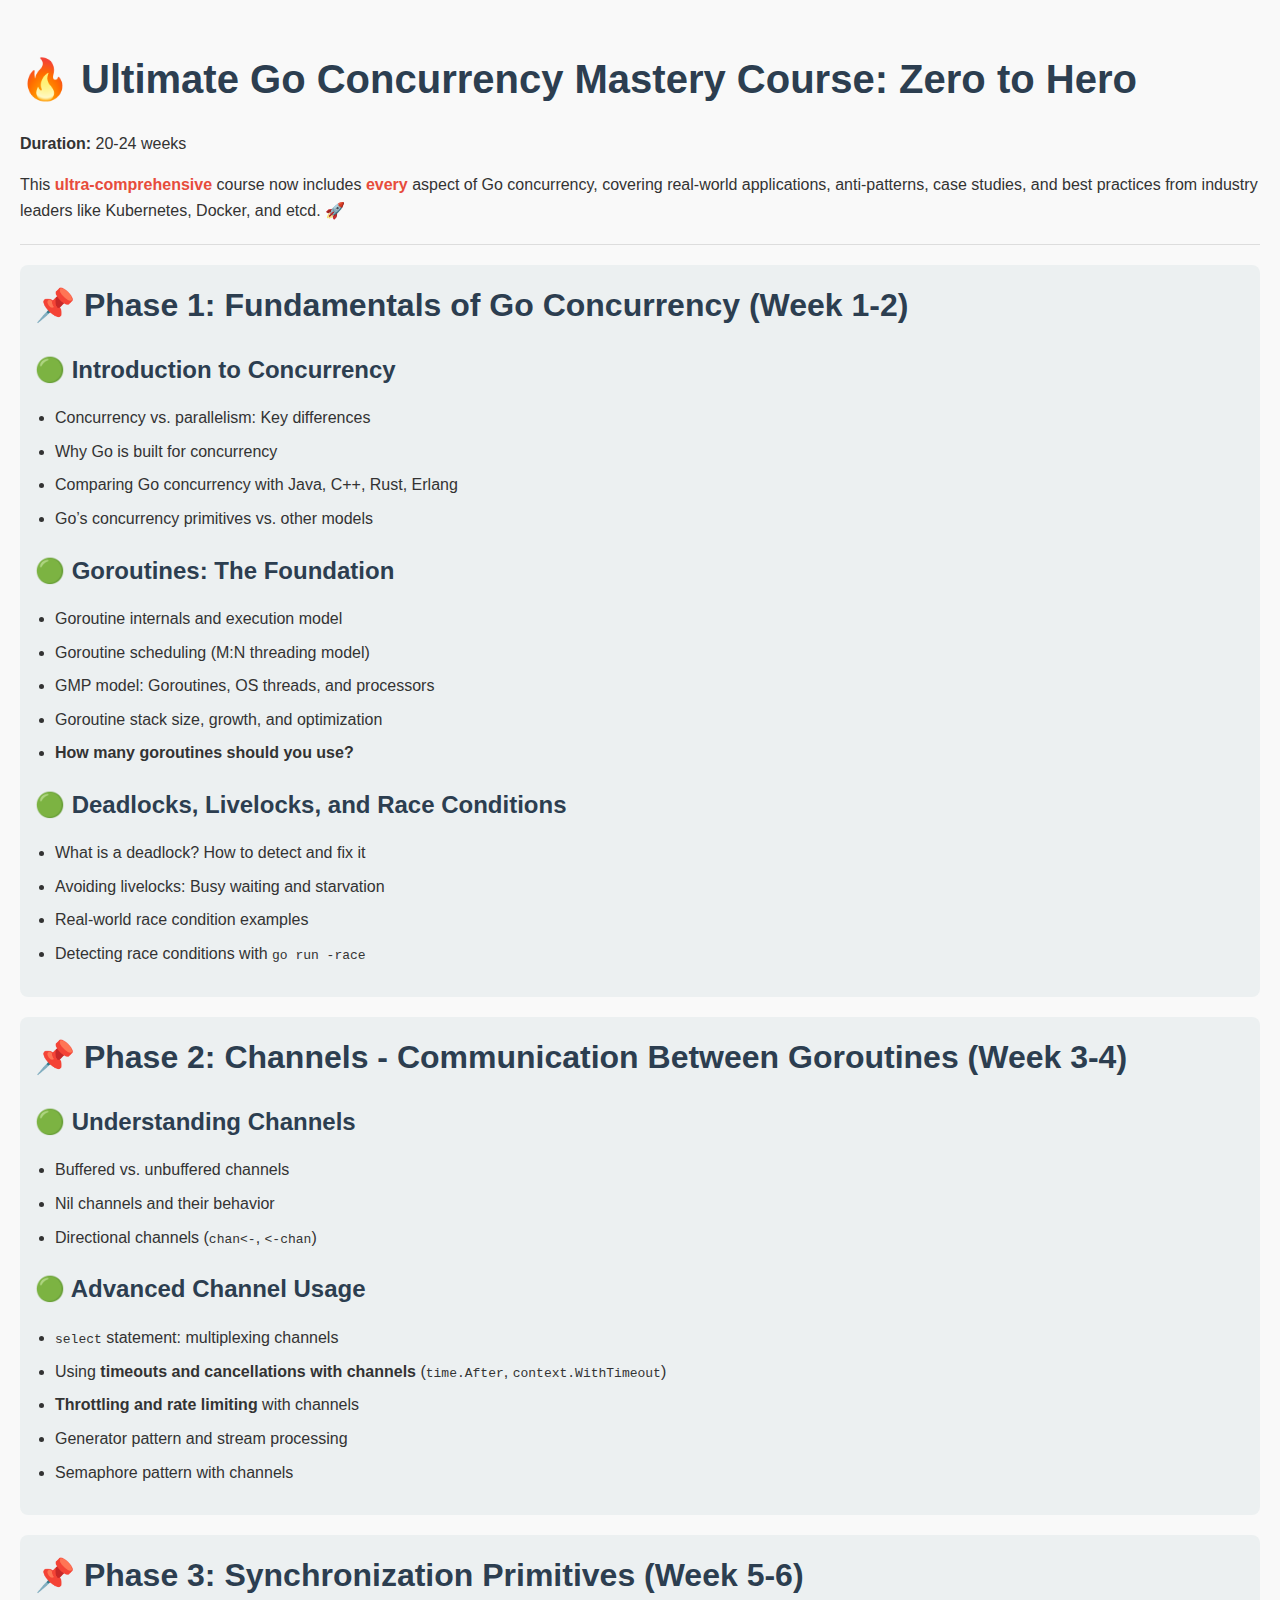
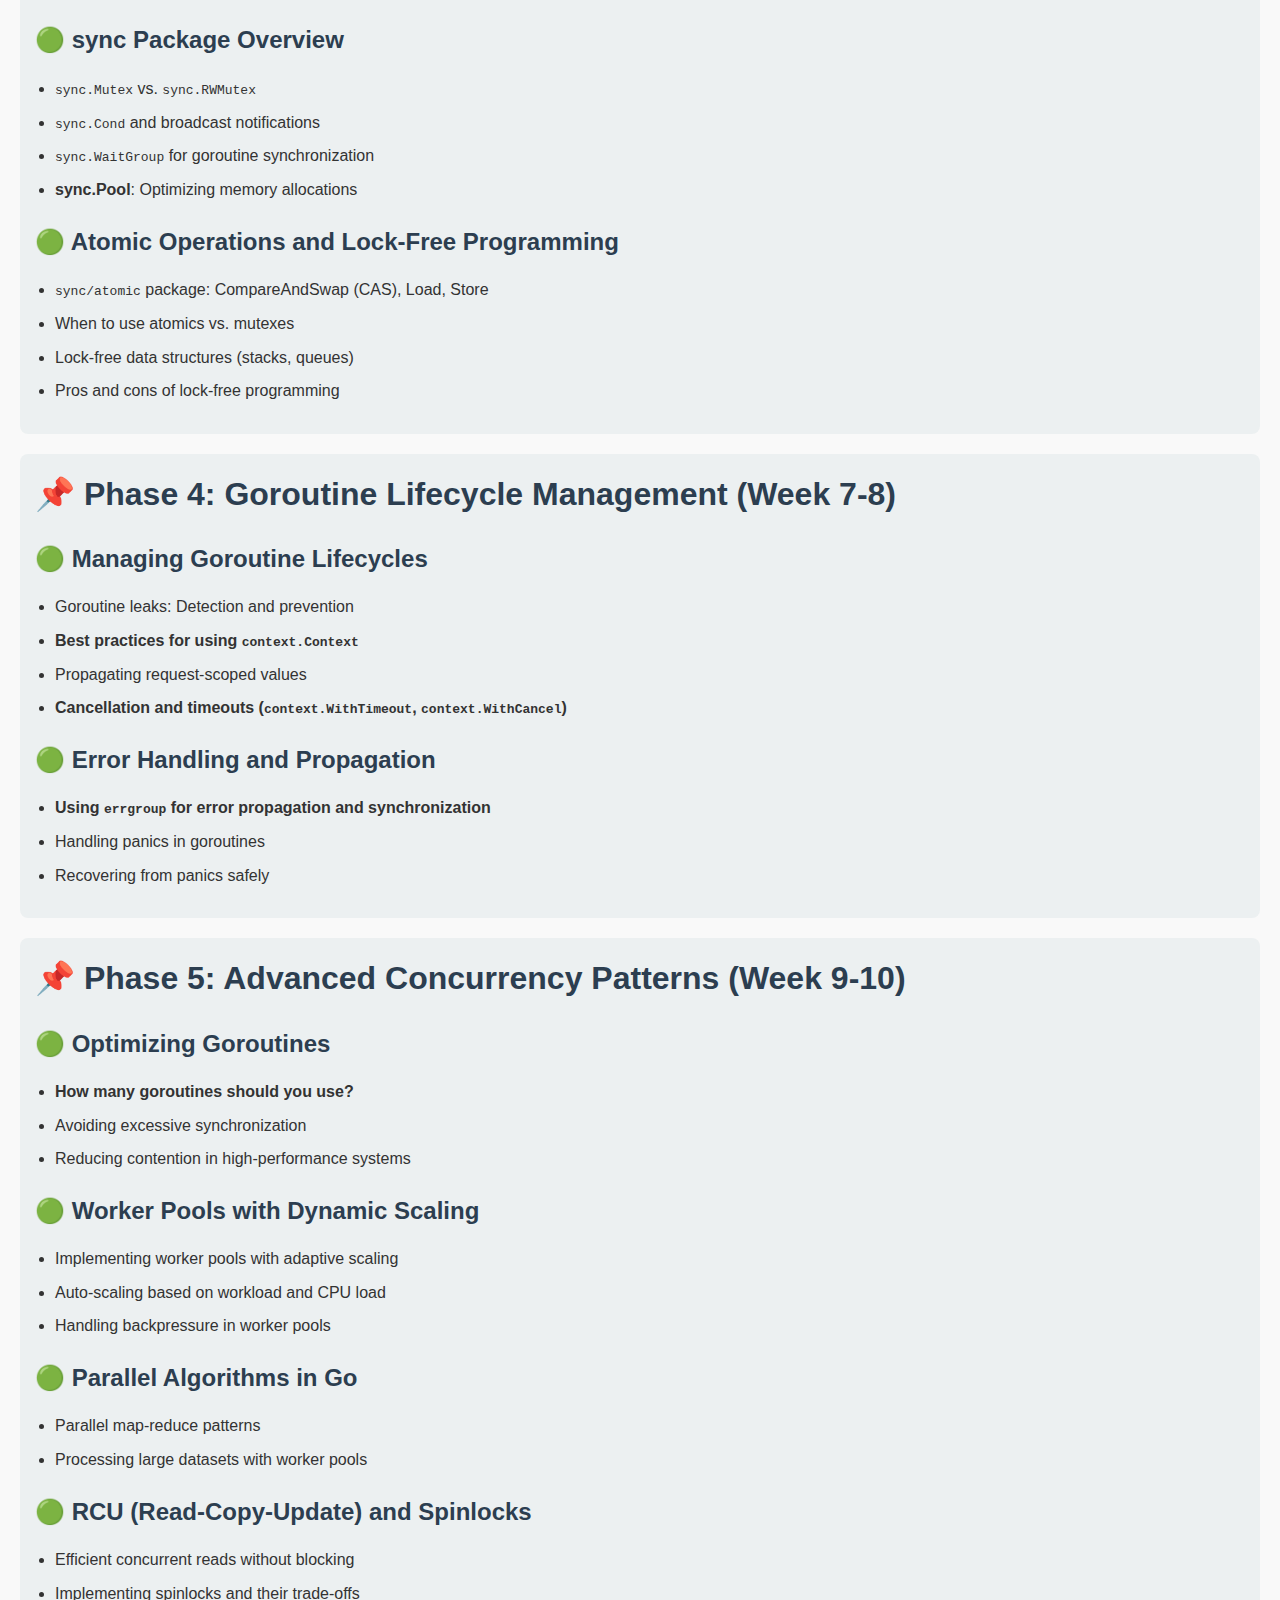
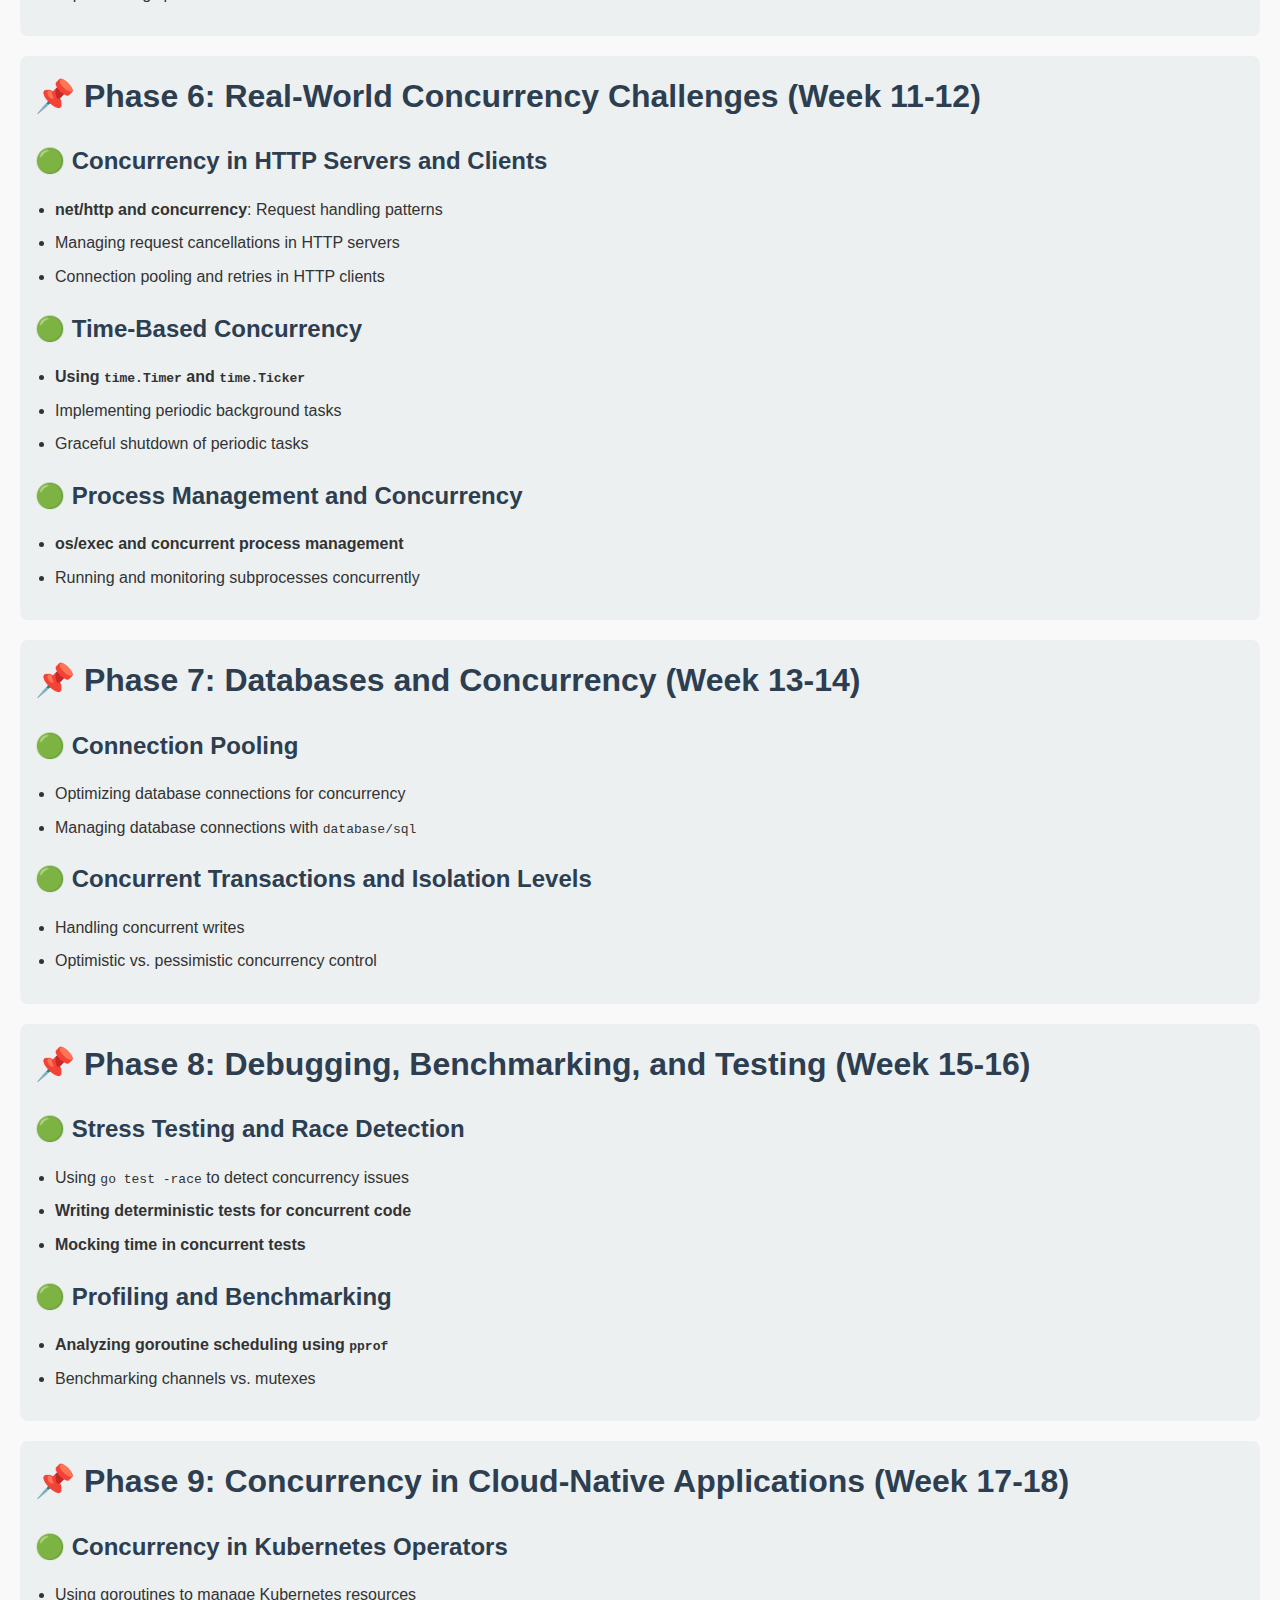
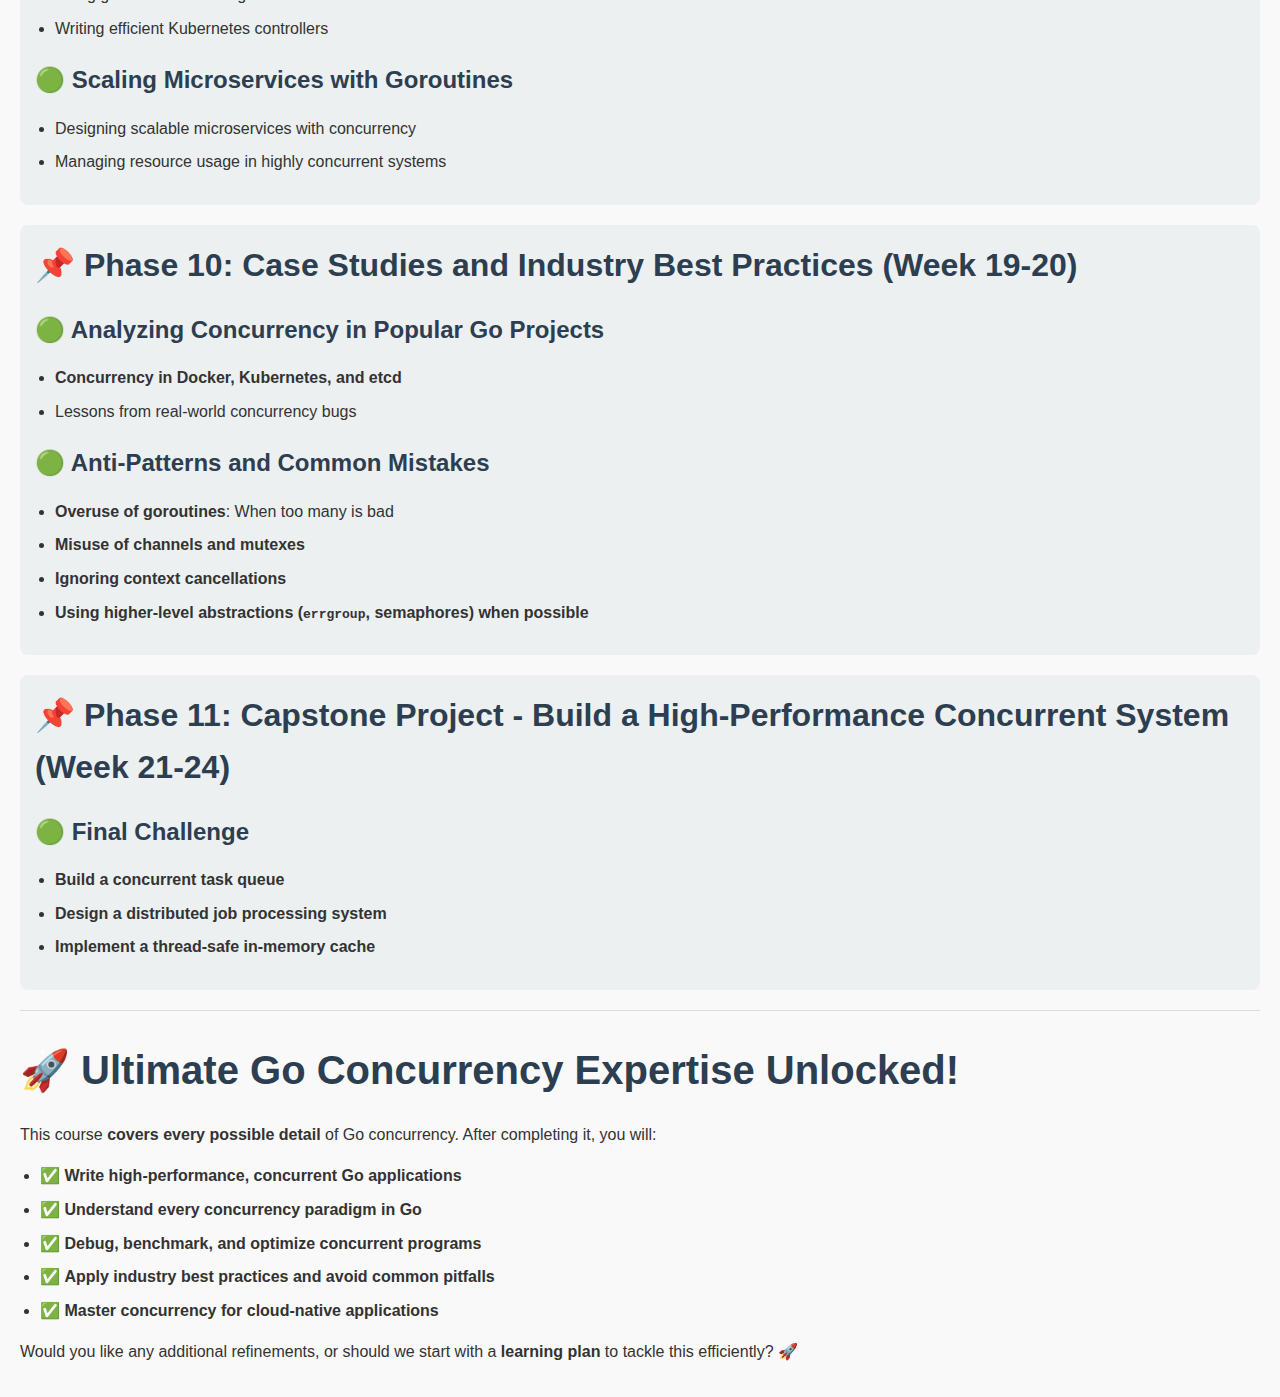
<file: go.html>
<!DOCTYPE html>
<html lang="en">
<head>
    <meta charset="UTF-8">
    <meta name="viewport" content="width=device-width, initial-scale=1.0">
    <title>Ultimate Go Concurrency Mastery Course</title>
    <style>
        body {
            font-family: Arial, sans-serif;
            line-height: 1.6;
            color: #333;
            background-color: #f9f9f9;
            margin: 0;
            padding: 20px;
        }
        h1, h2, h3 {
            color: #2c3e50;
        }
        h1 {
            font-size: 2.5rem;
            margin-bottom: 20px;
        }
        h2 {
            font-size: 2rem;
            margin-top: 30px;
            margin-bottom: 15px;
        }
        h3 {
            font-size: 1.5rem;
            margin-top: 20px;
            margin-bottom: 10px;
        }
        p, ul {
            margin-bottom: 15px;
        }
        ul {
            padding-left: 20px;
        }
        li {
            margin-bottom: 8px;
        }
        hr {
            border: 0;
            height: 1px;
            background: #ddd;
            margin: 20px 0;
        }
        .highlight {
            color: #e74c3c;
            font-weight: bold;
        }
        .phase {
            background-color: #ecf0f1;
            padding: 15px;
            border-radius: 8px;
            margin-bottom: 20px;
        }
        .phase h2 {
            margin-top: 0;
        }
    </style>
</head>
<body>

    <h1>🔥 Ultimate Go Concurrency Mastery Course: Zero to Hero</h1>
    <p><strong>Duration:</strong> 20-24 weeks</p>
    <p>This <span class="highlight">ultra-comprehensive</span> course now includes <span class="highlight">every</span> aspect of Go concurrency, covering real-world applications, anti-patterns, case studies, and best practices from industry leaders like Kubernetes, Docker, and etcd. 🚀</p>

    <hr>

    <div class="phase">
        <h2>📌 Phase 1: Fundamentals of Go Concurrency (Week 1-2)</h2>
        <h3>🟢 Introduction to Concurrency</h3>
        <ul>
            <li>Concurrency vs. parallelism: Key differences</li>
            <li>Why Go is built for concurrency</li>
            <li>Comparing Go concurrency with Java, C++, Rust, Erlang</li>
            <li>Go’s concurrency primitives vs. other models</li>
        </ul>
        <h3>🟢 Goroutines: The Foundation</h3>
        <ul>
            <li>Goroutine internals and execution model</li>
            <li>Goroutine scheduling (M:N threading model)</li>
            <li>GMP model: Goroutines, OS threads, and processors</li>
            <li>Goroutine stack size, growth, and optimization</li>
            <li><strong>How many goroutines should you use?</strong></li>
        </ul>
        <h3>🟢 Deadlocks, Livelocks, and Race Conditions</h3>
        <ul>
            <li>What is a deadlock? How to detect and fix it</li>
            <li>Avoiding livelocks: Busy waiting and starvation</li>
            <li>Real-world race condition examples</li>
            <li>Detecting race conditions with <code>go run -race</code></li>
        </ul>
    </div>

    <div class="phase">
        <h2>📌 Phase 2: Channels - Communication Between Goroutines (Week 3-4)</h2>
        <h3>🟢 Understanding Channels</h3>
        <ul>
            <li>Buffered vs. unbuffered channels</li>
            <li>Nil channels and their behavior</li>
            <li>Directional channels (<code>chan&lt;-</code>, <code>&lt;-chan</code>)</li>
        </ul>
        <h3>🟢 Advanced Channel Usage</h3>
        <ul>
            <li><code>select</code> statement: multiplexing channels</li>
            <li>Using <strong>timeouts and cancellations with channels</strong> (<code>time.After</code>, <code>context.WithTimeout</code>)</li>
            <li><strong>Throttling and rate limiting</strong> with channels</li>
            <li>Generator pattern and stream processing</li>
            <li>Semaphore pattern with channels</li>
        </ul>
    </div>

    <div class="phase">
        <h2>📌 Phase 3: Synchronization Primitives (Week 5-6)</h2>
        <h3>🟢 sync Package Overview</h3>
        <ul>
            <li><code>sync.Mutex</code> vs. <code>sync.RWMutex</code></li>
            <li><code>sync.Cond</code> and broadcast notifications</li>
            <li><code>sync.WaitGroup</code> for goroutine synchronization</li>
            <li><strong>sync.Pool</strong>: Optimizing memory allocations</li>
        </ul>
        <h3>🟢 Atomic Operations and Lock-Free Programming</h3>
        <ul>
            <li><code>sync/atomic</code> package: CompareAndSwap (CAS), Load, Store</li>
            <li>When to use atomics vs. mutexes</li>
            <li>Lock-free data structures (stacks, queues)</li>
            <li>Pros and cons of lock-free programming</li>
        </ul>
    </div>

    <div class="phase">
        <h2>📌 Phase 4: Goroutine Lifecycle Management (Week 7-8)</h2>
        <h3>🟢 Managing Goroutine Lifecycles</h3>
        <ul>
            <li>Goroutine leaks: Detection and prevention</li>
            <li><strong>Best practices for using <code>context.Context</code></strong></li>
            <li>Propagating request-scoped values</li>
            <li><strong>Cancellation and timeouts (<code>context.WithTimeout</code>, <code>context.WithCancel</code>)</strong></li>
        </ul>
        <h3>🟢 Error Handling and Propagation</h3>
        <ul>
            <li><strong>Using <code>errgroup</code> for error propagation and synchronization</strong></li>
            <li>Handling panics in goroutines</li>
            <li>Recovering from panics safely</li>
        </ul>
    </div>

    <div class="phase">
        <h2>📌 Phase 5: Advanced Concurrency Patterns (Week 9-10)</h2>
        <h3>🟢 Optimizing Goroutines</h3>
        <ul>
            <li><strong>How many goroutines should you use?</strong></li>
            <li>Avoiding excessive synchronization</li>
            <li>Reducing contention in high-performance systems</li>
        </ul>
        <h3>🟢 Worker Pools with Dynamic Scaling</h3>
        <ul>
            <li>Implementing worker pools with adaptive scaling</li>
            <li>Auto-scaling based on workload and CPU load</li>
            <li>Handling backpressure in worker pools</li>
        </ul>
        <h3>🟢 Parallel Algorithms in Go</h3>
        <ul>
            <li>Parallel map-reduce patterns</li>
            <li>Processing large datasets with worker pools</li>
        </ul>
        <h3>🟢 RCU (Read-Copy-Update) and Spinlocks</h3>
        <ul>
            <li>Efficient concurrent reads without blocking</li>
            <li>Implementing spinlocks and their trade-offs</li>
        </ul>
    </div>

    <div class="phase">
        <h2>📌 Phase 6: Real-World Concurrency Challenges (Week 11-12)</h2>
        <h3>🟢 Concurrency in HTTP Servers and Clients</h3>
        <ul>
            <li><strong>net/http and concurrency</strong>: Request handling patterns</li>
            <li>Managing request cancellations in HTTP servers</li>
            <li>Connection pooling and retries in HTTP clients</li>
        </ul>
        <h3>🟢 Time-Based Concurrency</h3>
        <ul>
            <li><strong>Using <code>time.Timer</code> and <code>time.Ticker</code></strong></li>
            <li>Implementing periodic background tasks</li>
            <li>Graceful shutdown of periodic tasks</li>
        </ul>
        <h3>🟢 Process Management and Concurrency</h3>
        <ul>
            <li><strong>os/exec and concurrent process management</strong></li>
            <li>Running and monitoring subprocesses concurrently</li>
        </ul>
    </div>

    <div class="phase">
        <h2>📌 Phase 7: Databases and Concurrency (Week 13-14)</h2>
        <h3>🟢 Connection Pooling</h3>
        <ul>
            <li>Optimizing database connections for concurrency</li>
            <li>Managing database connections with <code>database/sql</code></li>
        </ul>
        <h3>🟢 Concurrent Transactions and Isolation Levels</h3>
        <ul>
            <li>Handling concurrent writes</li>
            <li>Optimistic vs. pessimistic concurrency control</li>
        </ul>
    </div>

    <div class="phase">
        <h2>📌 Phase 8: Debugging, Benchmarking, and Testing (Week 15-16)</h2>
        <h3>🟢 Stress Testing and Race Detection</h3>
        <ul>
            <li>Using <code>go test -race</code> to detect concurrency issues</li>
            <li><strong>Writing deterministic tests for concurrent code</strong></li>
            <li><strong>Mocking time in concurrent tests</strong></li>
        </ul>
        <h3>🟢 Profiling and Benchmarking</h3>
        <ul>
            <li><strong>Analyzing goroutine scheduling using <code>pprof</code></strong></li>
            <li>Benchmarking channels vs. mutexes</li>
        </ul>
    </div>

    <div class="phase">
        <h2>📌 Phase 9: Concurrency in Cloud-Native Applications (Week 17-18)</h2>
        <h3>🟢 Concurrency in Kubernetes Operators</h3>
        <ul>
            <li>Using goroutines to manage Kubernetes resources</li>
            <li>Writing efficient Kubernetes controllers</li>
        </ul>
        <h3>🟢 Scaling Microservices with Goroutines</h3>
        <ul>
            <li>Designing scalable microservices with concurrency</li>
            <li>Managing resource usage in highly concurrent systems</li>
        </ul>
    </div>

    <div class="phase">
        <h2>📌 Phase 10: Case Studies and Industry Best Practices (Week 19-20)</h2>
        <h3>🟢 Analyzing Concurrency in Popular Go Projects</h3>
        <ul>
            <li><strong>Concurrency in Docker, Kubernetes, and etcd</strong></li>
            <li>Lessons from real-world concurrency bugs</li>
        </ul>
        <h3>🟢 Anti-Patterns and Common Mistakes</h3>
        <ul>
            <li><strong>Overuse of goroutines</strong>: When too many is bad</li>
            <li><strong>Misuse of channels and mutexes</strong></li>
            <li><strong>Ignoring context cancellations</strong></li>
            <li><strong>Using higher-level abstractions (<code>errgroup</code>, semaphores) when possible</strong></li>
        </ul>
    </div>

    <div class="phase">
        <h2>📌 Phase 11: Capstone Project - Build a High-Performance Concurrent System (Week 21-24)</h2>
        <h3>🟢 Final Challenge</h3>
        <ul>
            <li><strong>Build a concurrent task queue</strong></li>
            <li><strong>Design a distributed job processing system</strong></li>
            <li><strong>Implement a thread-safe in-memory cache</strong></li>
        </ul>
    </div>

    <hr>

    <h1>🚀 Ultimate Go Concurrency Expertise Unlocked!</h1>
    <p>This course <strong>covers every possible detail</strong> of Go concurrency. After completing it, you will:</p>
    <ul>
        <li>✅ <strong>Write high-performance, concurrent Go applications</strong></li>
        <li>✅ <strong>Understand every concurrency paradigm in Go</strong></li>
        <li>✅ <strong>Debug, benchmark, and optimize concurrent programs</strong></li>
        <li>✅ <strong>Apply industry best practices and avoid common pitfalls</strong></li>
        <li>✅ <strong>Master concurrency for cloud-native applications</strong></li>
    </ul>

    <p>Would you like any additional refinements, or should we start with a <strong>learning plan</strong> to tackle this efficiently? 🚀</p>

</body>
</html>
</file>
